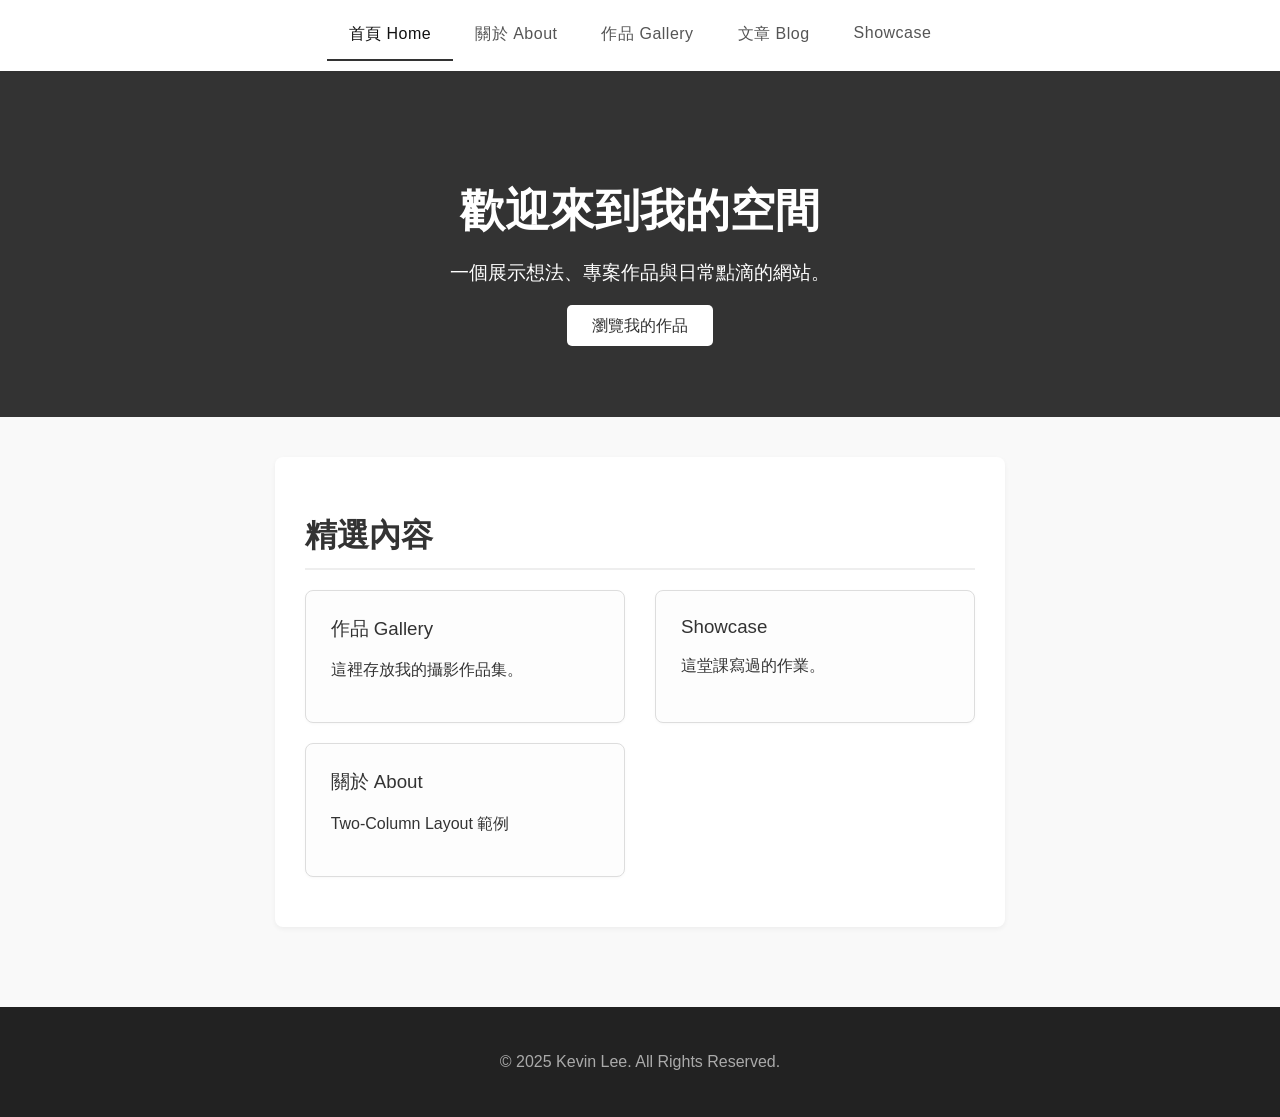
<file: index.html>
<!DOCTYPE html>
<html lang="zh-Hant">

<head>
    <meta charset="UTF-8">
    <meta name="viewport" content="width=device-width, initial-scale=1.0">
    <title>首頁</title>
    <link rel="stylesheet" href="style.css">
</head>

<body>
    <nav class="navbar">
        <ul class="navbar-nav">
            <li><a class="active" href="index.html">首頁 Home</a></li>
            <li><a href="about.html">關於 About</a></li>
            <li><a href="gallery.html">作品 Gallery</a></li>
            <li><a href="blog.html">文章 Blog</a></li>
            <li><a href="showcase.html">Showcase</a></li>
        </ul>
    </nav>

    <header class="hero">
        <div class="hero-content">
            <h1>歡迎來到我的空間</h1>
            <p>一個展示想法、專案作品與日常點滴的網站。</p>
            <a href="gallery.html" class="cta-button">瀏覽我的作品</a>
        </div>
    </header>

    <main class="main-content">
        <section id="featured-links">
            <h2>精選內容</h2>
            <div class="card-container">
                <div class="card">
                    <h3><a href="gallery.html">作品 Gallery</a></h3>
                    <p>這裡存放我的攝影作品集。</p>
                </div>
                <div class="card">
                    <h3><a href="showcase.html">Showcase</a></h3>
                    <p>這堂課寫過的作業。</p>
                </div>
                <div class="card">
                    <h3><a href="about.html">關於 About</a></h3>
                    <p>Two-Column Layout 範例</p>
                </div>
            </div>
        </section>
    </main>

    <footer class="site-footer">
        <p>&copy; 2025 Kevin Lee. All Rights Reserved.</p>
    </footer>
</body>

</html>
</file>
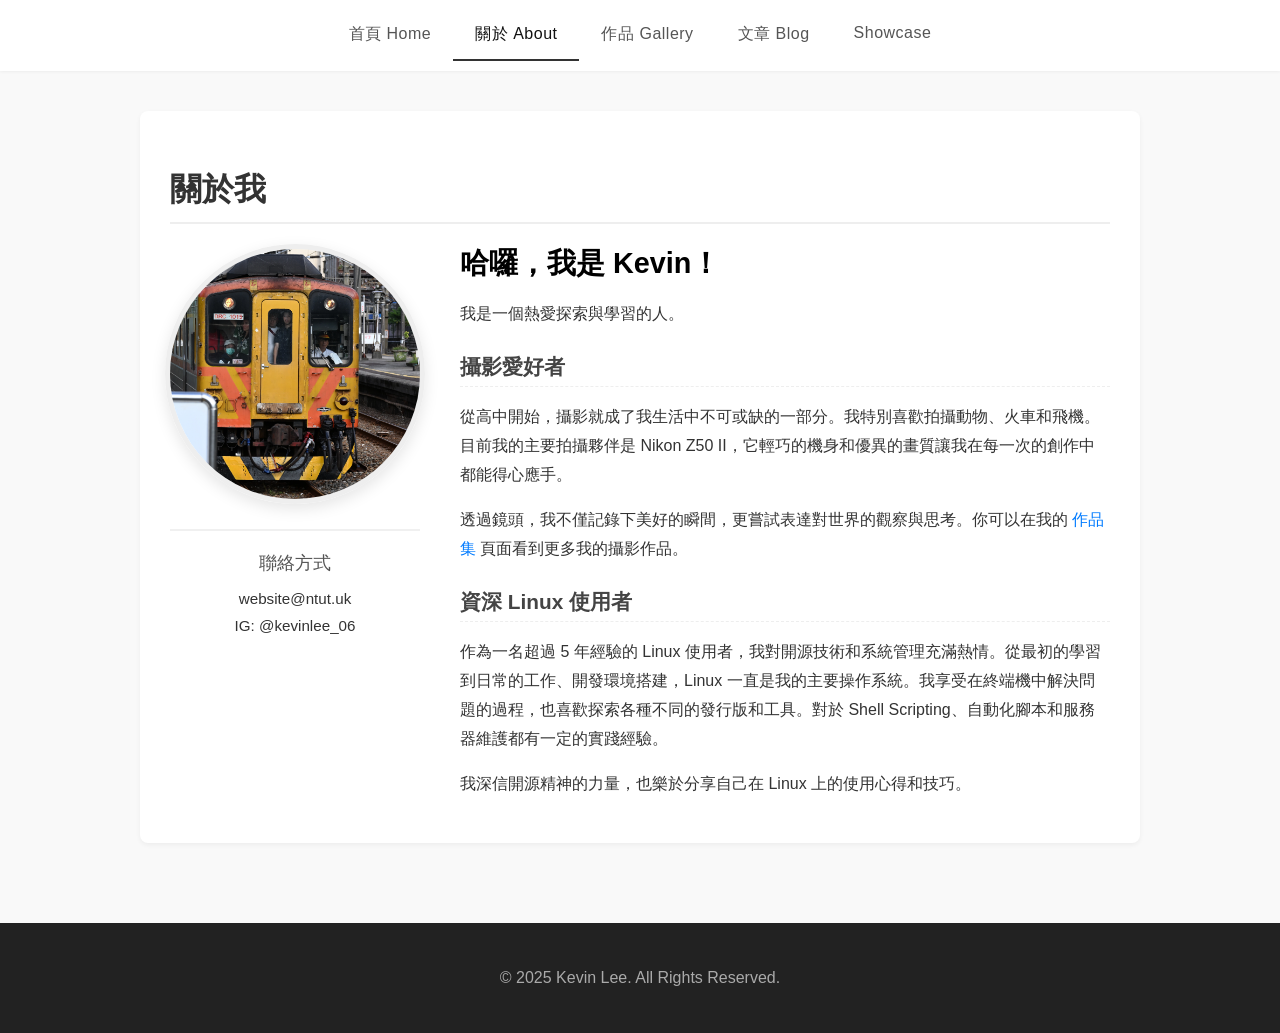
<file: about.html>
<!DOCTYPE html>
<html lang="zh-Hant">

<head>
    <meta charset="UTF-8">
    <meta name="viewport" content="width=device-width, initial-scale=1.0">
    <title>關於我 About</title>
    <link rel="stylesheet" href="style.css">
</head>

<body>
    <nav class="navbar">
        <ul class="navbar-nav">
            <li><a href="index.html">首頁 Home</a></li>
            <li><a class="active" href="about.html">關於 About</a></li>
            <li><a href="gallery.html">作品 Gallery</a></li>
            <li><a href="blog.html">文章 Blog</a></li>
            <li><a href="showcase.html">Showcase</a></li>
        </ul>
    </nav>

    <main class="main-content">
        <section id="about-me">
            <h2>關於我</h2>
            <div class="about-grid">
                <div class="about-left-column">
                    <div class="about-image">
                        <img src="photos/0.webp" alt="我的個人照片">
                    </div>
                    <div class="about-contact">
                        <h4>聯絡方式</h4>
                        <ul>
                            <li><a href="mailto:website@ntut.uk">website@ntut.uk</a></li>
                            <li><a href="https://www.instagram.com/kevinlee_06" target="_blank">IG: @kevinlee_06</a>
                            </li>
                        </ul>
                    </div>
                </div>

                <div class="about-text">
                    <h3>哈囉，我是 Kevin！</h3>
                    <p>我是一個熱愛探索與學習的人。</p>

                    <h4>攝影愛好者</h4>
                    <p>從高中開始，攝影就成了我生活中不可或缺的一部分。我特別喜歡拍攝動物、火車和飛機。目前我的主要拍攝夥伴是 Nikon Z50 II，它輕巧的機身和優異的畫質讓我在每一次的創作中都能得心應手。
                    </p>
                    <p>透過鏡頭，我不僅記錄下美好的瞬間，更嘗試表達對世界的觀察與思考。你可以在我的 <a href="gallery.html">作品集</a> 頁面看到更多我的攝影作品。</p>

                    <h4>資深 Linux 使用者</h4>
                    <p>作為一名超過 5 年經驗的 Linux 使用者，我對開源技術和系統管理充滿熱情。從最初的學習到日常的工作、開發環境搭建，Linux
                        一直是我的主要操作系統。我享受在終端機中解決問題的過程，也喜歡探索各種不同的發行版和工具。對於 Shell Scripting、自動化腳本和服務器維護都有一定的實踐經驗。</p>
                    <p>我深信開源精神的力量，也樂於分享自己在 Linux 上的使用心得和技巧。</p>
                </div>

            </div>
        </section>
    </main>
    <footer class="site-footer">
        <p>&copy; 2025 Kevin Lee. All Rights Reserved.</p>
    </footer>
</body>

</html>
</file>
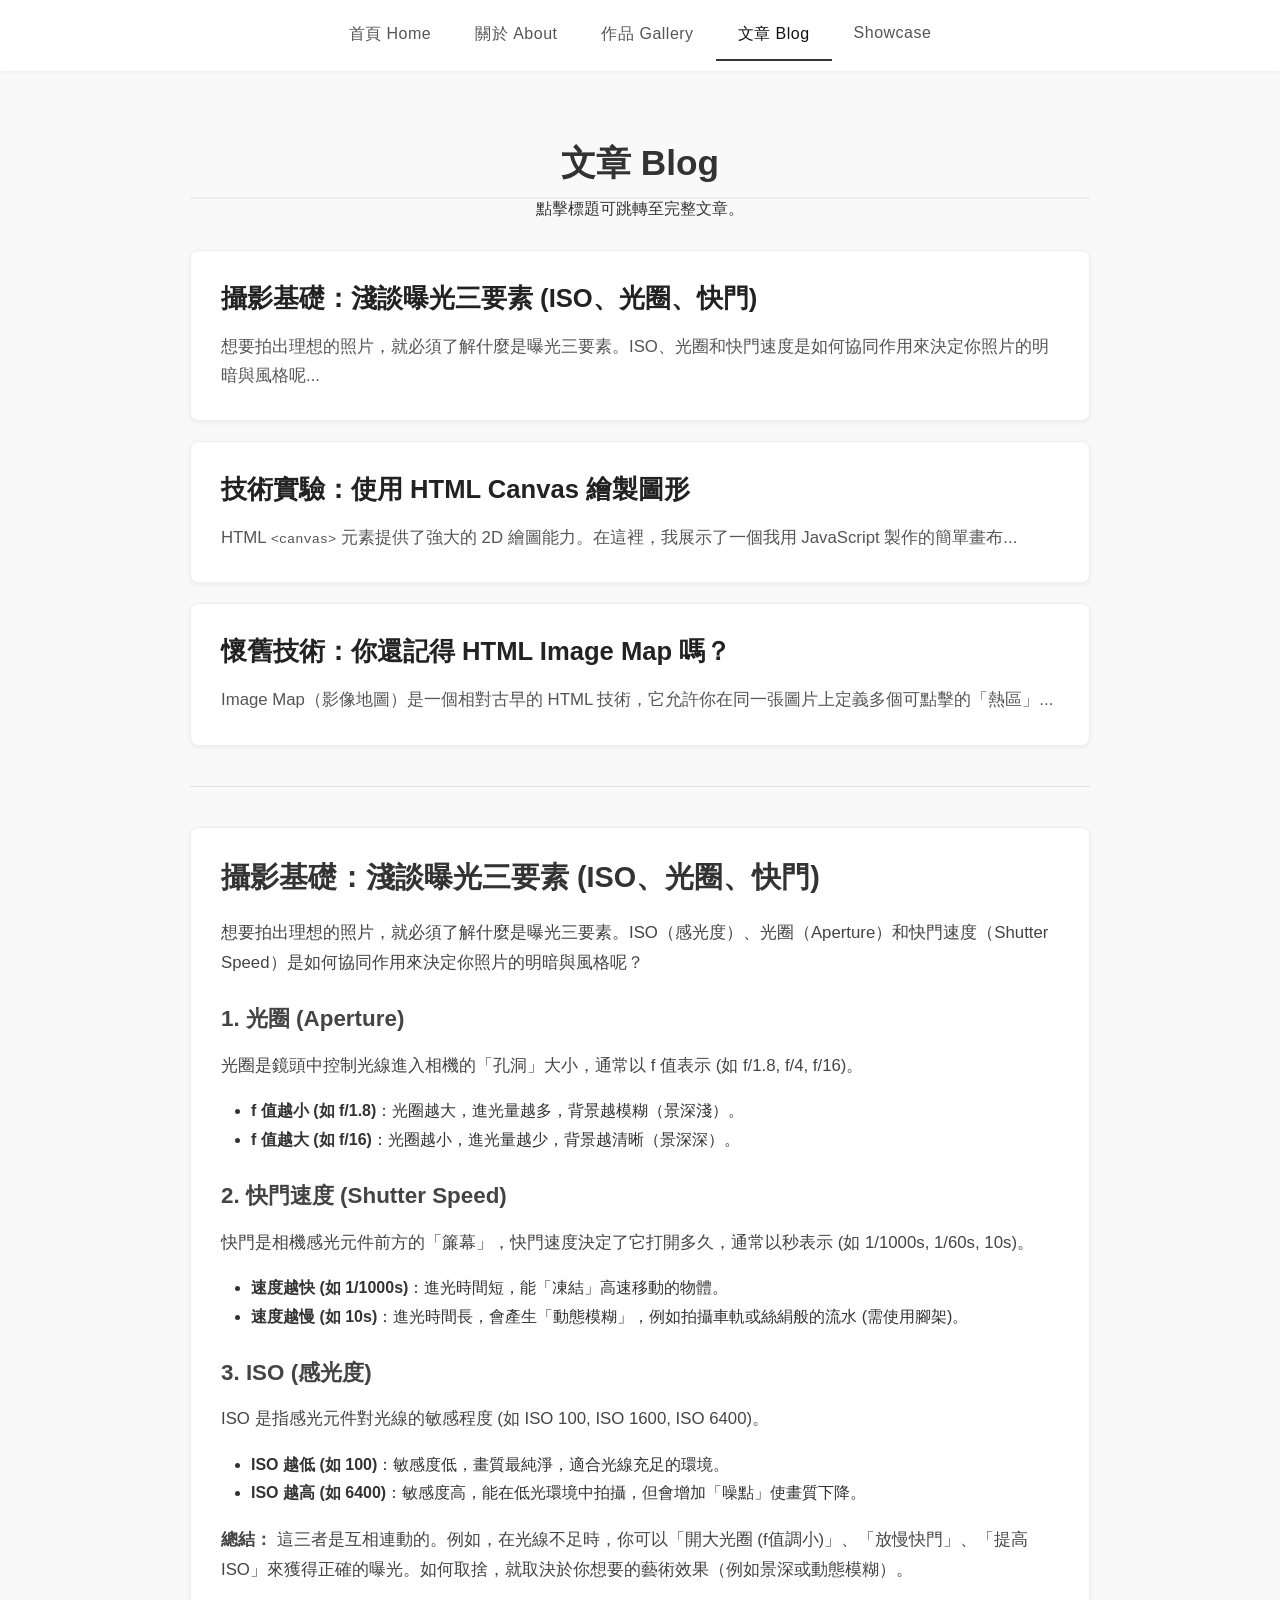
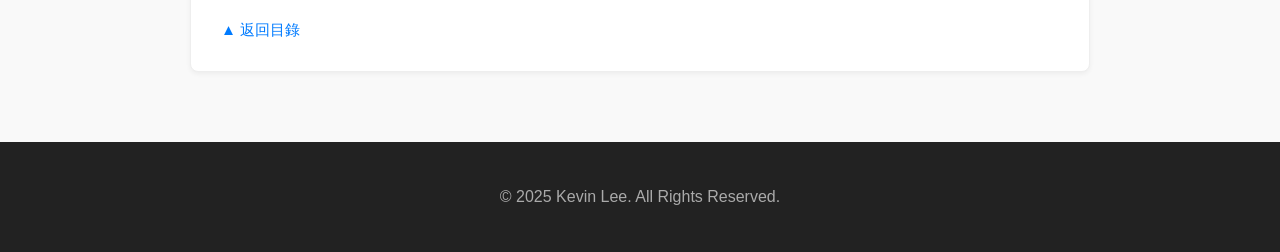
<file: blog.html>
<!DOCTYPE html>
<html lang="zh-Hant">

<head>
    <meta charset="UTF-8">
    <meta name="viewport" content="width=device-width, initial-scale=1.0">
    <title>文章 Blog</title>
    <link rel="stylesheet" href="style.css">
</head>

<body>
    <nav class="navbar">
        <ul class="navbar-nav">
            <li><a href="index.html">首頁 Home</a></li>
            <li><a href="about.html">關於 About</a></li>
            <li><a href="gallery.html">作品 Gallery</a></li>
            <li><a class="active" href="blog.html">文章 Blog</a></li>
            <li><a href="showcase.html">Showcase</a></li>

        </ul>
    </nav>
    <main class="main-content">
        <section id="blog-toc">
            <h2>文章 Blog</h2>
            <p style="text-align: center; margin-top: -20px; margin-bottom: 30px;">點擊標題可跳轉至完整文章。</p>
            <div class="blog-list-container">
                <article class="blog-post-preview">
                    <h3><a href="#post-1">攝影基礎：淺談曝光三要素 (ISO、光圈、快門)</a></h3>
                    <p class="post-excerpt">
                        想要拍出理想的照片，就必須了解什麼是曝光三要素。ISO、光圈和快門速度是如何協同作用來決定你照片的明暗與風格呢...
                    </p>
                </article>
                <article class="blog-post-preview">
                    <h3><a href="showcase.html#post-1">技術實驗：使用 HTML Canvas 繪製圖形</a></h3>
                    <p class="post-excerpt">
                        HTML <code>&lt;canvas&gt;</code> 元素提供了強大的 2D 繪圖能力。在這裡，我展示了一個我用 JavaScript 製作的簡單畫布...
                    </p>
                </article>
                <article class="blog-post-preview">
                    <h3><a href="showcase.html#post-2">懷舊技術：你還記得 HTML Image Map 嗎？</a></h3>
                    <p class="post-excerpt">
                        Image Map（影像地圖）是一個相對古早的 HTML 技術，它允許你在同一張圖片上定義多個可點擊的「熱區」...
                    </p>
                </article>
            </div>
            <hr class="blog-divider">
        </section>
        <section id="full-articles">
            <article class="blog-post" id="post-1">
                <h3>攝影基礎：淺談曝光三要素 (ISO、光圈、快門)</h3>
                <p>想要拍出理想的照片，就必須了解什麼是曝光三要素。ISO（感光度）、光圈（Aperture）和快門速度（Shutter Speed）是如何協同作用來決定你照片的明暗與風格呢？</p>

                <h4>1. 光圈 (Aperture)</h4>
                <p>光圈是鏡頭中控制光線進入相機的「孔洞」大小，通常以 f 值表示 (如 f/1.8, f/4, f/16)。</p>
                <ul>
                    <li><strong>f 值越小 (如 f/1.8)</strong>：光圈越大，進光量越多，背景越模糊（景深淺）。</li>
                    <li><strong>f 值越大 (如 f/16)</strong>：光圈越小，進光量越少，背景越清晰（景深深）。</li>
                </ul>

                <h4>2. 快門速度 (Shutter Speed)</h4>
                <p>快門是相機感光元件前方的「簾幕」，快門速度決定了它打開多久，通常以秒表示 (如 1/1000s, 1/60s, 10s)。</p>
                <ul>
                    <li><strong>速度越快 (如 1/1000s)</strong>：進光時間短，能「凍結」高速移動的物體。</li>
                    <li><strong>速度越慢 (如 10s)</strong>：進光時間長，會產生「動態模糊」，例如拍攝車軌或絲絹般的流水 (需使用腳架)。</li>
                </ul>

                <h4>3. ISO (感光度)</h4>
                <p>ISO 是指感光元件對光線的敏感程度 (如 ISO 100, ISO 1600, ISO 6400)。</p>
                <ul>
                    <li><strong>ISO 越低 (如 100)</strong>：敏感度低，畫質最純淨，適合光線充足的環境。</li>
                    <li><strong>ISO 越高 (如 6400)</strong>：敏感度高，能在低光環境中拍攝，但會增加「噪點」使畫質下降。</li>
                </ul>
                <p><strong>總結：</strong> 這三者是互相連動的。例如，在光線不足時，你可以「開大光圈 (f值調小)」、「放慢快門」、「提高
                    ISO」來獲得正確的曝光。如何取捨，就取決於你想要的藝術效果（例如景深或動態模糊）。</p>
                <a href="#blog-toc" class="back-to-top">▲ 返回目錄</a>
            </article>
        </section>
    </main>
    <footer class="site-footer">
        <p>&copy; 2025 Kevin Lee. All Rights Reserved.</p>
    </footer>
</body>

</html>
</file>
<file: style.css>
body {
    font-family: 'Noto Sans TC', sans-serif;
    margin: 0;
    background-color: #f9f9f9;
    color: #333;
}

.navbar {
    background-color: #ffffff;
    width: 100%;
    box-shadow: 0 1px 3px rgba(0, 0, 0, 0.05);
    padding: 10px 0;
    position: sticky;
    top: 0;
    z-index: 100;
}

.navbar-nav {
    list-style-type: none;
    margin: 0;
    padding: 0;
    display: flex;
    justify-content: center;
}

.navbar-nav li a {
    display: block;
    color: #555;
    text-align: center;
    padding: 14px 22px;
    text-decoration: none;
    font-size: 16px;
    font-weight: 400;
    letter-spacing: 0.5px;
    border-bottom: 2px solid transparent;
    transition: color 0.3s ease, border-bottom 0.3s ease;
}

.navbar-nav li a:hover {
    color: #000;
}

.navbar-nav li a.active {
    color: #111;
    font-weight: 500;
    border-bottom: 2px solid #333;
}

@media screen and (max-width: 600px) {
    .navbar-nav {
        flex-direction: column;
    }

    .navbar-nav li a {
        padding: 12px 0;
    }
}

.content {
    padding: 20px;
    text-align: center;
    margin-top: 20px;
}

.hero {
    background-color: #333;
    /* background: url("photos/_IMG5655.JPG"); */
    background-size: cover;
    background-repeat: no-repeat;
    background-position: center;
    color: #ffffff;
    padding: 80px 20px;
    text-align: center;
}

.hero h1 {
    font-size: 2.8em;
    font-weight: 700;
    margin-bottom: 10px;
}

.hero p {
    font-size: 1.2em;
    font-weight: 400;
    margin-bottom: 30px;
}

.cta-button {
    background-color: #ffffff;
    color: #333;
    padding: 12px 25px;
    text-decoration: none;
    border-radius: 5px;
    font-weight: 500;
    transition: background-color 0.3s ease, color 0.3s ease;
}

.cta-button:hover {
    background-color: #f0f0f0;
}

.main-content {
    max-width: 1000px;
    margin: 40px auto;
    padding: 0 20px;
    display: flex;
    justify-content: center;
    flex-direction: column;
    align-items: center;
}

.main-content section {
    margin-bottom: 40px;
    background-color: #ffffff;
    padding: 30px;
    border-radius: 8px;
    box-shadow: 0 2px 5px rgba(0, 0, 0, 0.05);
}

.main-content h2 {
    font-size: 2em;
    font-weight: 700;
    border-bottom: 2px solid #eee;
    padding-bottom: 10px;
    margin-bottom: 20px;
}

.card-container {
    display: flex;
    justify-content: space-between;
    flex-wrap: wrap;
}

.card {
    background-color: #fdfdfd;
    border: 1px solid #ddd;
    border-radius: 8px;
    padding: 25px;
    width: 40%;
    box-shadow: 0 1px 3px rgba(0, 0, 0, 0.03);
    margin-bottom: 20px;
}

.card h3 {
    margin-top: 0;
}

.card h3 a {
    color: #333;
    text-decoration: none;
    font-weight: 500;
}

.card h3 a:hover {
    text-decoration: underline;
}

.site-footer {
    text-align: center;
    padding: 30px 20px;
    background-color: #222;
    color: #aaa;
    margin-top: 40px;
}

@media screen and (max-width: 768px) {
    .card-container {
        flex-direction: column;
    }

    .card {
        width: 100%;
        box-sizing: border-box;
        margin-bottom: 20px;
    }

    .hero h1 {
        font-size: 2.2em;
    }
}

.change {
    background-color: #3a3a3a;
    border-radius: 0.5rem;
    border: 0;
    color: white;
    padding: 1rem 2rem;
    margin-right: 0.5rem;
}

button:hover {
    cursor: pointer;
    transform: scale(1.05);
    transition: all 0.3s ease-in-out;
}

#about-me {
    text-align: left;
}

.about-grid {
    display: flex;
    gap: 40px;
    align-items: flex-start;
}

.about-image {
    flex-shrink: 0;
    width: 250px;
    height: 250px;
    border-radius: 50%;
    overflow: hidden;
    border: 5px solid #eee;
    box-shadow: 0 5px 15px rgba(0, 0, 0, 0.1);
}

.about-image img {
    width: 100%;
    height: 100%;
    object-fit: cover;
    display: block;
}

.about-text {
    flex-grow: 1;
}

.about-text h3 {
    font-size: 1.8em;
    margin-top: 0;
    margin-bottom: 15px;
    color: #000;
}

.about-text h4 {
    font-size: 1.3em;
    margin-top: 25px;
    margin-bottom: 10px;
    color: #444;
    border-bottom: 1px dashed #eee;
    padding-bottom: 5px;
}

.about-text p {
    line-height: 1.8;
    margin-bottom: 15px;
}

.about-text a {
    color: #007bff;
    text-decoration: none;
}

.about-text a:hover {
    text-decoration: underline;
}

@media screen and (max-width: 768px) {
    .about-grid {
        flex-direction: column;
        align-items: center;
        gap: 30px;
    }

    .about-image {
        width: 200px;
        height: 200px;
    }

    .about-text {
        text-align: center;
    }

    .about-text h2,
    .about-text h3,
    .about-text h4 {
        text-align: center;
    }
}

@media screen and (max-width: 480px) {
    .about-image {
        width: 160px;
        height: 160px;
    }

    .about-text h3 {
        font-size: 1.5em;
    }

    .about-text h4 {
        font-size: 1.1em;
    }
}

.about-left-column {
    display: flex;
    flex-direction: column;
    align-items: center;
    width: 250px;
    flex-shrink: 0;
}

.about-grid {
    display: flex;
    gap: 40px;
    align-items: flex-start;
}

.about-contact {
    width: 100%;
    margin-top: 25px;
    padding-top: 20px;
    border-top: 2px solid #f0f0f0;
    text-align: center;
}

.about-contact h4 {
    margin: 0 0 15px 0;
    font-size: 1.1em;
    font-weight: 500;
    color: #555;
}

.about-contact ul {
    list-style: none;
    padding: 0;
    margin: 0;
}

.about-contact li {
    margin-bottom: 10px;
    font-size: 0.95em;
}

.about-contact li a {
    color: #333;
    text-decoration: none;
    transition: color 0.3s;
}

.about-contact li a:hover {
    color: #007bff;
    text-decoration: underline;
}

@media screen and (max-width: 768px) {
    .about-left-column {
        width: 100%;
    }

    .about-contact {
        max-width: 300px;
        margin-left: auto;
        margin-right: auto;
    }

    .about-text {
        text-align: center;
    }
}

#gallery-page {
    max-width: 1200px;
    margin: 40px auto;
}

#gallery-page h2 {
    text-align: center;
    font-size: 2.2em;
    margin-bottom: 10px;
}

#gallery-page p {
    text-align: center;
    font-size: 1.1em;
    color: #666;
    margin-bottom: 40px;
}

.gallery-grid {
    display: grid;
    grid-template-columns: repeat(auto-fill, minmax(300px, 1fr));
    gap: 20px;
}

.gallery-item {
    position: relative;
    overflow: hidden;
    border-radius: 8px;
    box-shadow: 0 4px 10px rgba(0, 0, 0, 0.1);
    background-color: #000;
}

.gallery-item-more {
    position: relative;
    overflow: hidden;
    border-radius: 8px;
    box-shadow: 0 4px 10px rgba(0, 0, 0, 0.1);
    background-color: #000;
    cursor: pointer;
}

.gallery-item img {
    width: 100%;
    height: 100%;
    object-fit: cover;
    display: block;
    transition: transform 0.4s ease;
}

.gallery-item-more img {
    width: 100%;
    height: 100%;
    object-fit: cover;
    display: block;
    transition: transform 0.4s ease;
    filter: blur(10px);
}

.gallery-item .overlay,
.gallery-item-more .overlay {
    position: absolute;
    bottom: 0;
    left: 0;
    width: 100%;

    color: #ffffff;
    padding: 20px;
    box-sizing: border-box;

    backdrop-filter: blur(10px);
    -webkit-backdrop-filter: blur(10px);

    background-color: rgba(0, 0, 0, 0.4);

    opacity: 0;
    transform: translateY(100%);
    transition: opacity 0.3s ease-out, transform 0.3s ease-out;
}

.gallery-item:hover .overlay {
    opacity: 1;
    transform: translateY(0);
}

.gallery-item-more:hover .overlay {
    opacity: 1;
    transform: translateY(0);
    text-decoration: underline;
}

.gallery-item-more .overlay {
    opacity: 1;
    transform: translateY(0);
}

.gallery-item:hover img {
    transform: scale(1.1);
}

.overlay-title {
    margin: 0 0 10px 0;
    font-size: 1.3em;
    font-weight: 700;
}

.overlay-meta {
    display: flex;
    flex-wrap: wrap;
    gap: 15px;
    font-size: 0.9em;
    font-weight: 500;
    font-family: 'SFMono-Regular', Consolas, 'Courier New', monospace;
}

.lightbox-overlay {
    position: fixed;
    top: 0;
    left: 0;
    width: 100%;
    height: 100%;
    background: rgba(0, 0, 0, 0.85);

    display: flex;
    align-items: center;
    justify-content: center;

    z-index: 1000;


    opacity: 0;
    visibility: hidden;
    transition: opacity 0.3s ease, visibility 0.3s ease;
}

.lightbox-overlay.active {
    opacity: 1;
    visibility: visible;
}

.lightbox-image {
    max-width: 90%;
    max-height: 90vh;
    object-fit: contain;
    box-shadow: 0 5px 25px rgba(0, 0, 0, 0.5);

    transform: scale(0.95);
    transition: all 0.3s ease-in-out;
}

.lightbox-overlay.active .lightbox-image {
    transform: scale(1);
}

.lightbox-close {
    position: absolute;
    top: 20px;
    right: 30px;
    color: #ffffff;
    font-size: 45px;
    font-weight: bold;
    cursor: pointer;
    text-shadow: 0 0 8px rgba(0, 0, 0, 0.7);
    transition: color 0.2s ease;
}

.lightbox-close:hover {
    color: #ccc;
}

.lightbox-counter {
    position: absolute;
    bottom: 20px;
    left: 50%;
    transform: translateX(-50%);

    color: #f1f1f1;
    font-size: 1.1em;
    font-weight: 400;

    text-shadow: 0 1px 4px rgba(0, 0, 0, 0.7);

    -webkit-user-select: none;
    -moz-user-select: none;
    -ms-user-select: none;
    user-select: none;
}

.gallery-item {
    cursor: pointer;
}

.lightbox-nav {
    position: absolute;
    top: 50%;
    transform: translateY(-50%);

    color: rgba(255, 255, 255, 0.7);
    font-size: 40px;
    font-weight: bold;
    cursor: pointer;

    padding: 0 20px;

    -webkit-user-select: none;
    -moz-user-select: none;
    -ms-user-select: none;
    user-select: none;

    transition: color 0.2s ease;
}

.lightbox-nav:hover {
    color: #ffffff;
}

.lightbox-prev {
    left: 10px;
}

.lightbox-next {
    right: 10px;
}

@media screen and (max-width: 768px) {
    .lightbox-nav {
        font-size: 30px;
        padding: 0 10px;
    }

    .lightbox-prev {
        left: 5px;
    }

    .lightbox-next {
        right: 5px;
    }
}

#blog-page {
    max-width: 900px;
}

#blog-page h2 {
    text-align: center;
    font-size: 2.2em;
    margin-bottom: 40px;
}

.blog-list-container {
    display: flex;
    flex-direction: column;
    gap: 30px;
}

@media screen and (max-width: 768px) {
    .lightbox-nav {
        font-size: 30px;
        padding: 0 10px;
    }

    .lightbox-prev {
        left: 5px;
    }

    .lightbox-next {
        right: 5px;
    }
}

@media screen and (max-width: 768px) {
    .lightbox-nav {
        font-size: 30px;
        padding: 0 10px;
    }

    .lightbox-prev {
        left: 5px;
    }

    .lightbox-next {
        right: 5px;
    }
}

#blog-toc,
#full-articles {
    width: 90%;
}

#blog-toc,
#full-articles {
    margin-top: 0;
    padding: 0;
    background-color: transparent;
    border: none;
    box-shadow: none;
    margin-bottom: 0;
}

#blog-toc h2 {
    text-align: center;
    font-size: 2.2em;
    border-bottom: 2px solid #eee;
    padding-bottom: 10px;
    margin-bottom: 20px;
}

.blog-list-container {
    display: flex;
    flex-direction: column;
    gap: 20px;
}

.blog-post-preview {
    background-color: #ffffff;
    padding: 30px;
    border-radius: 8px;
    box-shadow: 0 2px 5px rgba(0, 0, 0, 0.05);
    border: 1px solid #eee;
    transition: box-shadow 0.3s ease, transform 0.3s ease;
}

.blog-post-preview:hover {
    box-shadow: 0 5px 15px rgba(0, 0, 0, 0.08);
    transform: translateY(-3px);
}

.blog-post-preview h3 {
    margin-top: 0;
    margin-bottom: 10px;
    font-size: 1.6em;
    font-weight: 700;
}

.blog-post-preview h3 a {
    color: #222;
    text-decoration: none;
}

.blog-post-preview h3 a:hover {
    color: #007bff;
}

.blog-post-preview .post-excerpt {
    font-size: 1.05em;
    line-height: 1.7;
    color: #555;
    margin-bottom: 0;
}

.blog-divider {
    border: 0;
    height: 1px;
    background: #e0e0e0;
    margin: 40px 0;
}

.blog-post {
    background-color: #ffffff;
    padding: 30px;
    border-radius: 8px;
    box-shadow: 0 2px 5px rgba(0, 0, 0, 0.05);
    border: 1px solid #eee;
    margin-bottom: 30px;
    scroll-margin-top: 80px;
}

.blog-post h3 {
    margin-top: 0;
    margin-bottom: 20px;
    font-size: 1.8em;
    font-weight: 700;
    /* color: #222; */
}

.blog-post h4 {
    font-size: 1.4em;
    font-weight: 700;
    color: #444;
    margin-top: 25px;
    margin-bottom: 10px;
}

.blog-post p {
    font-size: 1.05em;
    line-height: 1.8;
    color: #444;
    margin-bottom: 15px;
}

.blog-post ul {
    line-height: 1.8;
    padding-left: 30px;
}

.blog-post code {
    font-family: Consolas, 'Courier New', monospace;
    background-color: #f4f4f4;
    padding: 2px 6px;
    border-radius: 4px;
    font-size: 0.9em;
}

.blog-canvas {
    width: 100%;
    height: 350px;
    background-color: #fdfdfd;
    border: 1px solid #ddd;
    border-radius: 8px;
    margin-top: 15px;
}

#nightCanvas:hover {
    cursor: pointer;
}

.blog-image-map {
    width: 400px;
    height: auto;
    border-radius: 8px;
    border: 1px solid #ddd;
    margin-top: 15px;
    transition: all 0.5s ease;
}

.blog-image-map:hover {
    transform: scale(1.01);
    transition: all 0.5s ease;
}

.back-to-top {
    display: inline-block;
    margin-top: 20px;
    font-size: 0.95em;
    font-weight: 500;
    color: #007bff;
    text-decoration: none;
}

.back-to-top:hover {
    text-decoration: underline;
}

table {
    border-collapse: collapse;
    width: 300px;
    transition: all 0.3s ease;
}

.b {
    background-color: #353535;
    color: white;
}

td {
    padding: 20px;
    text-align: center;
    --simulated-border-width: 1px;
    border: none;
    box-shadow: inset 0 0 0 var(--simulated-border-width) black;
    transition: all 0.3s ease;
}

.red,
.green,
.blue,
.oran {
    border-radius: 0;
    border: 1px solid black;
    width: 3rem;
    height: 2rem;
}

.red {
    background-color: #ffc5c8;
}

.green {
    background-color: #c7ffc5;
}

.blue {
    background-color: #c5e0ff;
}

.oran {
    background-color: #ffd7c5;
}

.a {
    background-color: white;
}
</file>
